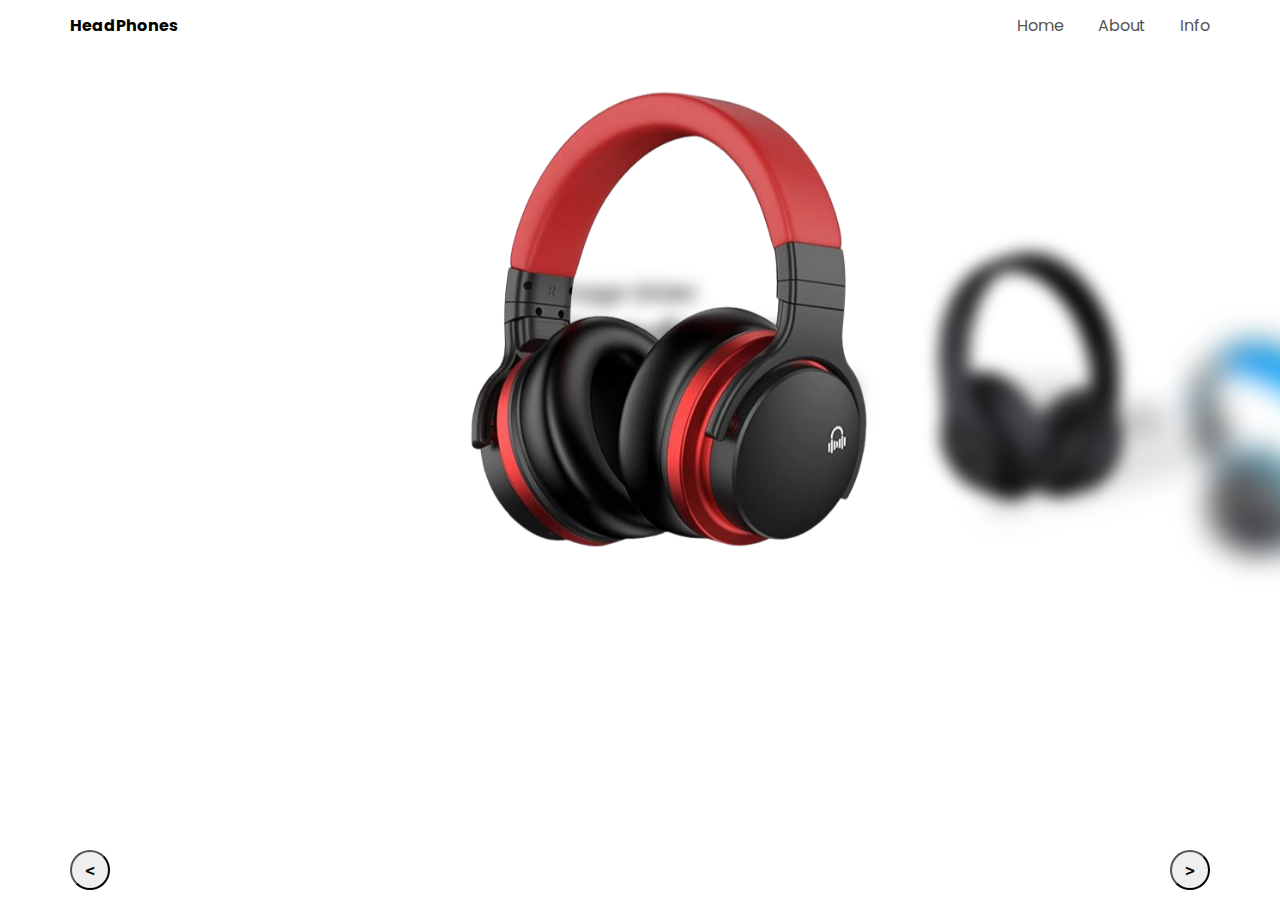
<file: Air Bud crousel/index.html>
<!DOCTYPE html>
<html lang="en">
<head>
    <meta charset="UTF-8">
    <meta name="viewport" content="width=device-width, initial-scale=1.0">
    <title>Document</title>
    <link rel="stylesheet" href="style.css ">
    
</head>
<body>
    <header>
        <div class="logo">
            HeadPhones</div>
            <nav>
                <a href="">Home</a>
                <a href="">About</a>
                <a href="">Info</a>
            </nav>
    </header>
    <div class="carousel">
        <div class="list">
            <div class="item">
                <img src="headphone-removebg-preview.png" alt="" >
                <div class="intro">
                    <div class="title">
                        Image Slider
                    </div>
                    <div class="topic">
                        Headphone
                    </div>
                    <div class="des">
                        Lorem ipsum dolor sit, amet consectetur adipisicing elit. Sed dolorum perferendis repudiandae ab atque nesciunt officia fugit numquam odio perspiciatis, illo illum omnis eum neque aspernatur fuga consequuntur commodi iusto.
                    </div>
                    <button id="seeMore">
                        See More
                    </button>
                </div>
                <div class="detail">
                    <div class="title">
                        Headphone
                    </div>
                    <div class="des">
                        Lorem ipsum dolor sit amet consectetur adipisicing elit. Autem tempora ipsum delectus aut provident debitis nemo perferendis cumque soluta! Ratione eum eius aut hic, voluptatum vitae recusandae excepturi dignissimos impedit!
                    </div>
                    <div class="specifications">
                        <div>
                            <p>Used Time</p>
                            <p>6 hours</p>
                        </div>
                        <div>
                            <p>Charging Port</p>
                            <p>Type-C</p>
                        </div>
                        <div>
                            <p>Compatible</p>
                            <p>Android</p>
                        </div>
                        <div>
                            <p>Bluetooth</p>
                            <p>5.3</p>
                        </div>
                        <div>
                            <p>Controlled</p>
                            <p>touch</p>
                        </div>
                    </div>
                    <div class="checkout">
                        <button>ADD TO CART</button>
                        <button>CHECKOUT</button>
                    </div>

                    
                </div>
            </div>
            <div class="item">
                <img src="headphone2-removebg-preview.png" alt="">
                <div class="intro">
                    <div class="title">
                        Image Slider
                    </div>
                    <div class="topic">
                        Headphone
                    </div>
                    <div class="des">
                        Lorem ipsum dolor sit, amet consectetur adipisicing elit. Sed dolorum perferendis repudiandae ab atque nesciunt officia fugit numquam odio perspiciatis, illo illum omnis eum neque aspernatur fuga consequuntur commodi iusto.
                    </div>
                    <button id="seeMore">
                        See more
                    </button>
                </div>
                <div class="detail">
                    <div class="title">
                        Headphone
                    </div>
                    <div class="des">
                        Lorem ipsum dolor sit amet consectetur adipisicing elit. Autem tempora ipsum delectus aut provident debitis nemo perferendis cumque soluta! Ratione eum eius aut hic, voluptatum vitae recusandae excepturi dignissimos impedit!
                    </div>
                    <div class="specifications">
                        <div>
                            <p>Used Time</p>
                            <p>6 hours</p>
                        </div>
                        <div>
                            <p>Charging Port</p>
                            <p>Type-C</p>
                        </div>
                        <div>
                            <p>Compatible</p>
                            <p>Android</p>
                        </div>
                        <div>
                            <p>Bluetooth</p>
                            <p>5.3</p>
                        </div>
                        <div>
                            <p>Controlled</p>
                            <p>touch</p>
                        </div>
                    </div>
                    <div class="checkout">
                        <button>ADD TO CART</button>
                        <button>CHECKOUT</button>
                    </div>

                    
                </div>
            </div>
            <div class="item">
                <img src="headphone3-removebg-preview.png" alt="">
                <div class="intro">
                    <div class="title">
                       Image Slider
                    </div>
                    <div class="topic">
                        Headphone
                    </div>
                    <div class="des">
                        Lorem ipsum dolor sit, amet consectetur adipisicing elit. Sed dolorum perferendis repudiandae ab atque nesciunt officia fugit numquam odio perspiciatis, illo illum omnis eum neque aspernatur fuga consequuntur commodi iusto.
                    </div>
                    <button id="seeMore">
                        See more
                    </button>
                </div>
                <div class="detail">
                    <div class="title">
                        Headphone
                    </div>
                    <div class="des">
                        Lorem ipsum dolor sit amet consectetur adipisicing elit. Autem tempora ipsum delectus aut provident debitis nemo perferendis cumque soluta! Ratione eum eius aut hic, voluptatum vitae recusandae excepturi dignissimos impedit!
                    </div>
                    <div class="specifications">
                        <div>
                            <p>Used Time</p>
                            <p>6 hours</p>
                        </div>
                        <div>
                            <p>Charging Port</p>
                            <p>Type-C</p>
                        </div>
                        <div>
                            <p>Compatible</p>
                            <p>Android</p>
                        </div>
                        <div>
                            <p>Bluetooth</p>
                            <p>5.3</p>
                        </div>
                        <div>
                            <p>Controlled</p>
                            <p>touch</p>
                        </div>
                    </div>
                    <div class="checkout">
                        <button>ADD TO CART</button>
                        <button>CHECKOUT</button>
                    </div>

                    
                </div>
            </div>
            <div class="item">
                <img src="headphone4-removebg-preview.png" alt="">
                <div class="intro">
                    <div class="title">
                       Image Slider
                    </div>
                    <div class="topic">
                        Headphone
                    </div>
                    <div class="des">
                        Lorem ipsum dolor sit, amet consectetur adipisicing elit. Sed dolorum perferendis repudiandae ab atque nesciunt officia fugit numquam odio perspiciatis, illo illum omnis eum neque aspernatur fuga consequuntur commodi iusto.
                    </div>
                    <button id="seeMore">
                        See more
                    </button>
                </div>
                <div class="detail">
                    <div class="title">
                        Headphone
                    </div>
                    <div class="des">
                        Lorem ipsum dolor sit amet consectetur adipisicing elit. Autem tempora ipsum delectus aut provident debitis nemo perferendis cumque soluta! Ratione eum eius aut hic, voluptatum vitae recusandae excepturi dignissimos impedit!
                    </div>
                    <div class="specifications">
                        <div>
                            <p>Used Time</p>
                            <p>6 hours</p>
                        </div>
                        <div>
                            <p>Charging Port</p>
                            <p>Type-C</p>
                        </div>
                        <div>
                            <p>Compatible</p>
                            <p>Android</p>
                        </div>
                        <div>
                            <p>Bluetooth</p>
                            <p>5.3</p>
                        </div>
                        <div>
                            <p>Controlled</p>
                            <p>touch</p>
                        </div>
                    </div>
                    <div class="checkout">
                        <button>ADD TO CART</button>
                        <button>CHECKOUT</button>
                    </div>

                    
                </div>
            </div>
            <div class="item">
                <img src="headphone5-removebg-preview.png" alt="">
                <div class="intro">
                    <div class="title">
                        Design Slider
                    </div>
                    <div class="topic">
                        Headphone
                    </div>
                    <div class="des">
                        Lorem ipsum dolor sit, amet consectetur adipisicing elit. Sed dolorum perferendis repudiandae ab atque nesciunt officia fugit numquam odio perspiciatis, illo illum omnis eum neque aspernatur fuga consequuntur commodi iusto.
                    </div>
                    <button id="seeMore">
                        See more
                    </button>
                </div>
                <div class="detail">
                    <div class="title">
                        Headphone
                    </div>
                    <div class="des">
                        Lorem ipsum dolor sit amet consectetur adipisicing elit. Autem tempora ipsum delectus aut provident debitis nemo perferendis cumque soluta! Ratione eum eius aut hic, voluptatum vitae recusandae excepturi dignissimos impedit!
                    </div>
                    <div class="specifications">
                        <div>
                            <p>Used Time</p>
                            <p>6 hours</p>
                        </div>
                        <div>
                            <p>Charging Port</p>
                            <p>Type-C</p>
                        </div>
                        <div>
                            <p>Compatible</p>
                            <p>Android</p>
                        </div>
                        <div>
                            <p>Bluetooth</p>
                            <p>5.3</p>
                        </div>
                        <div>
                            <p>Controlled</p>
                            <p>touch</p>
                        </div>
                    </div>
                    <div class="checkout">
                        <button>ADD TO CART</button>
                        <button>CHECKOUT</button>
                    </div>

                    
                </div>
            </div>
            
            

                    
                </div>
            </div>
            <div class="arrows">
            <button id="prev"><</button>
            <button id="back">
                Go Back &#8599
            </button>
            <button id="next">></button>
        </div>
        
<script src="script.js"></script>
</body>
</html>
</file>
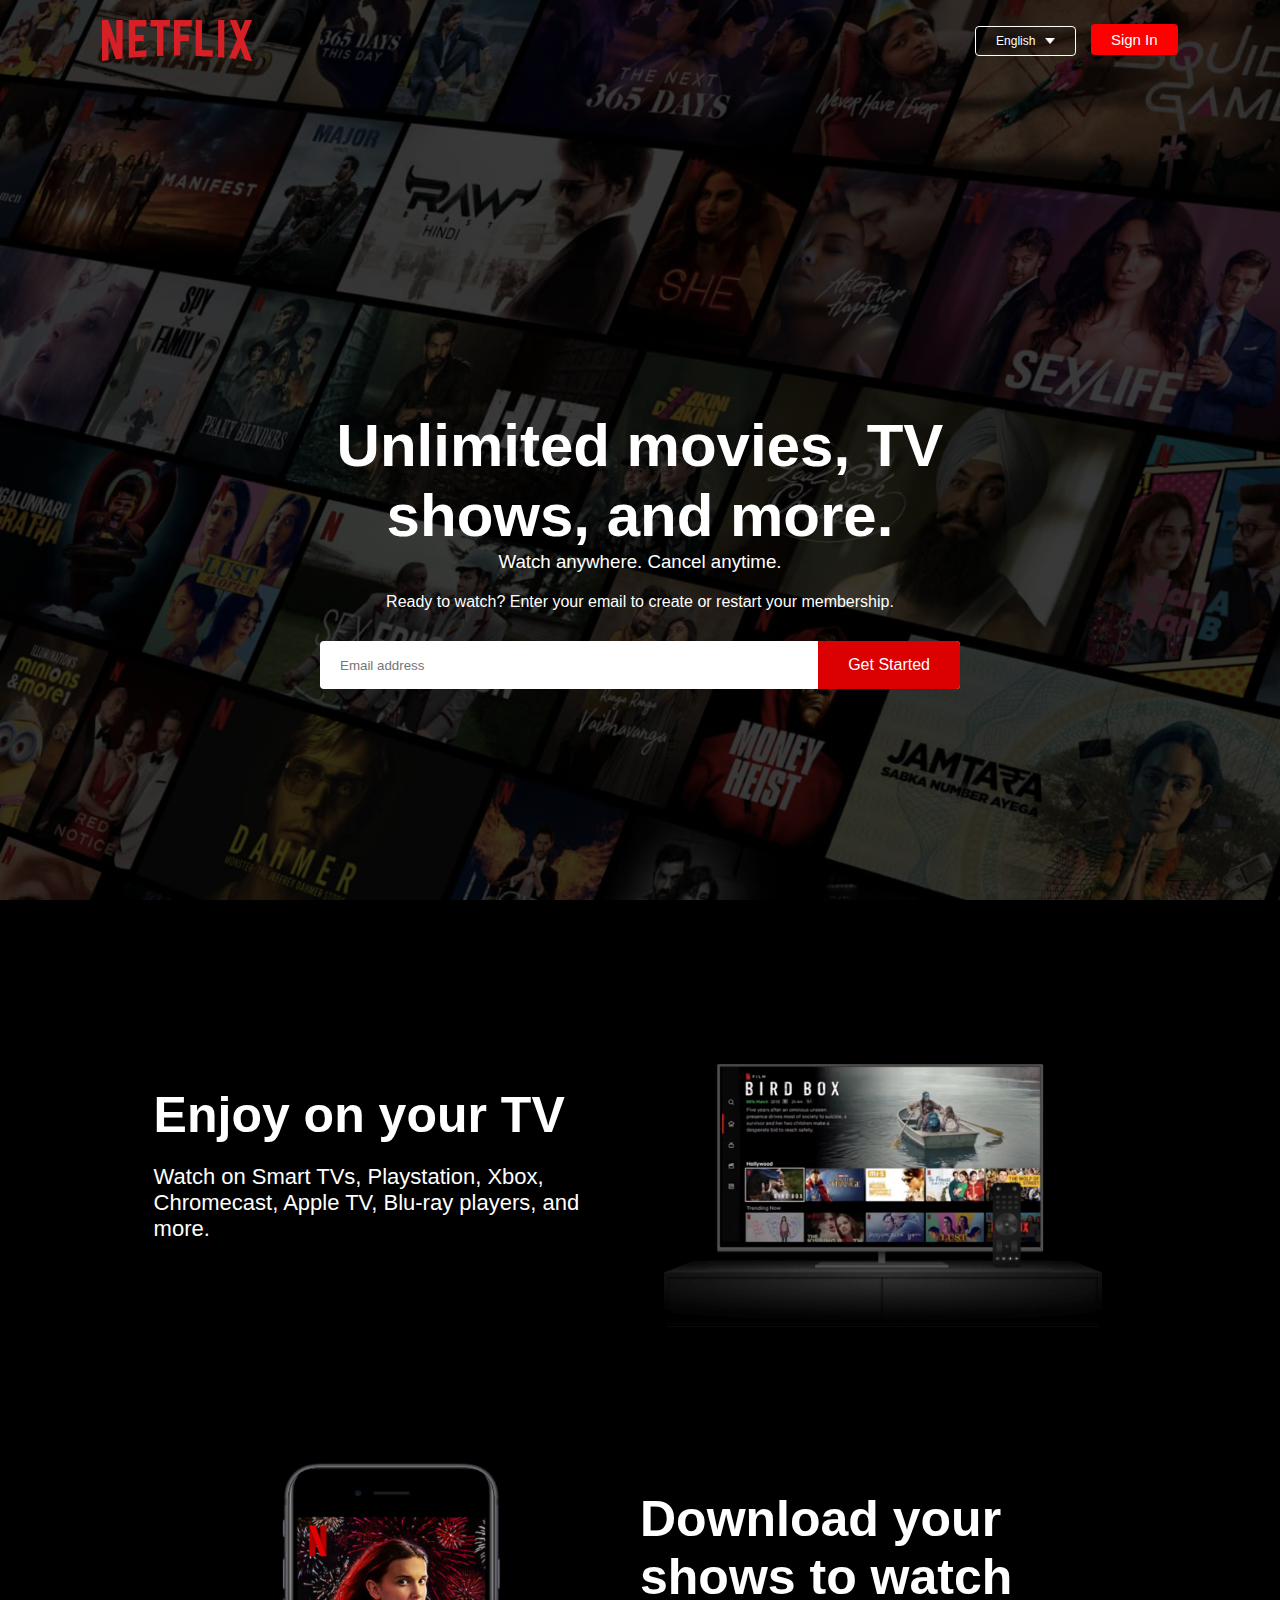
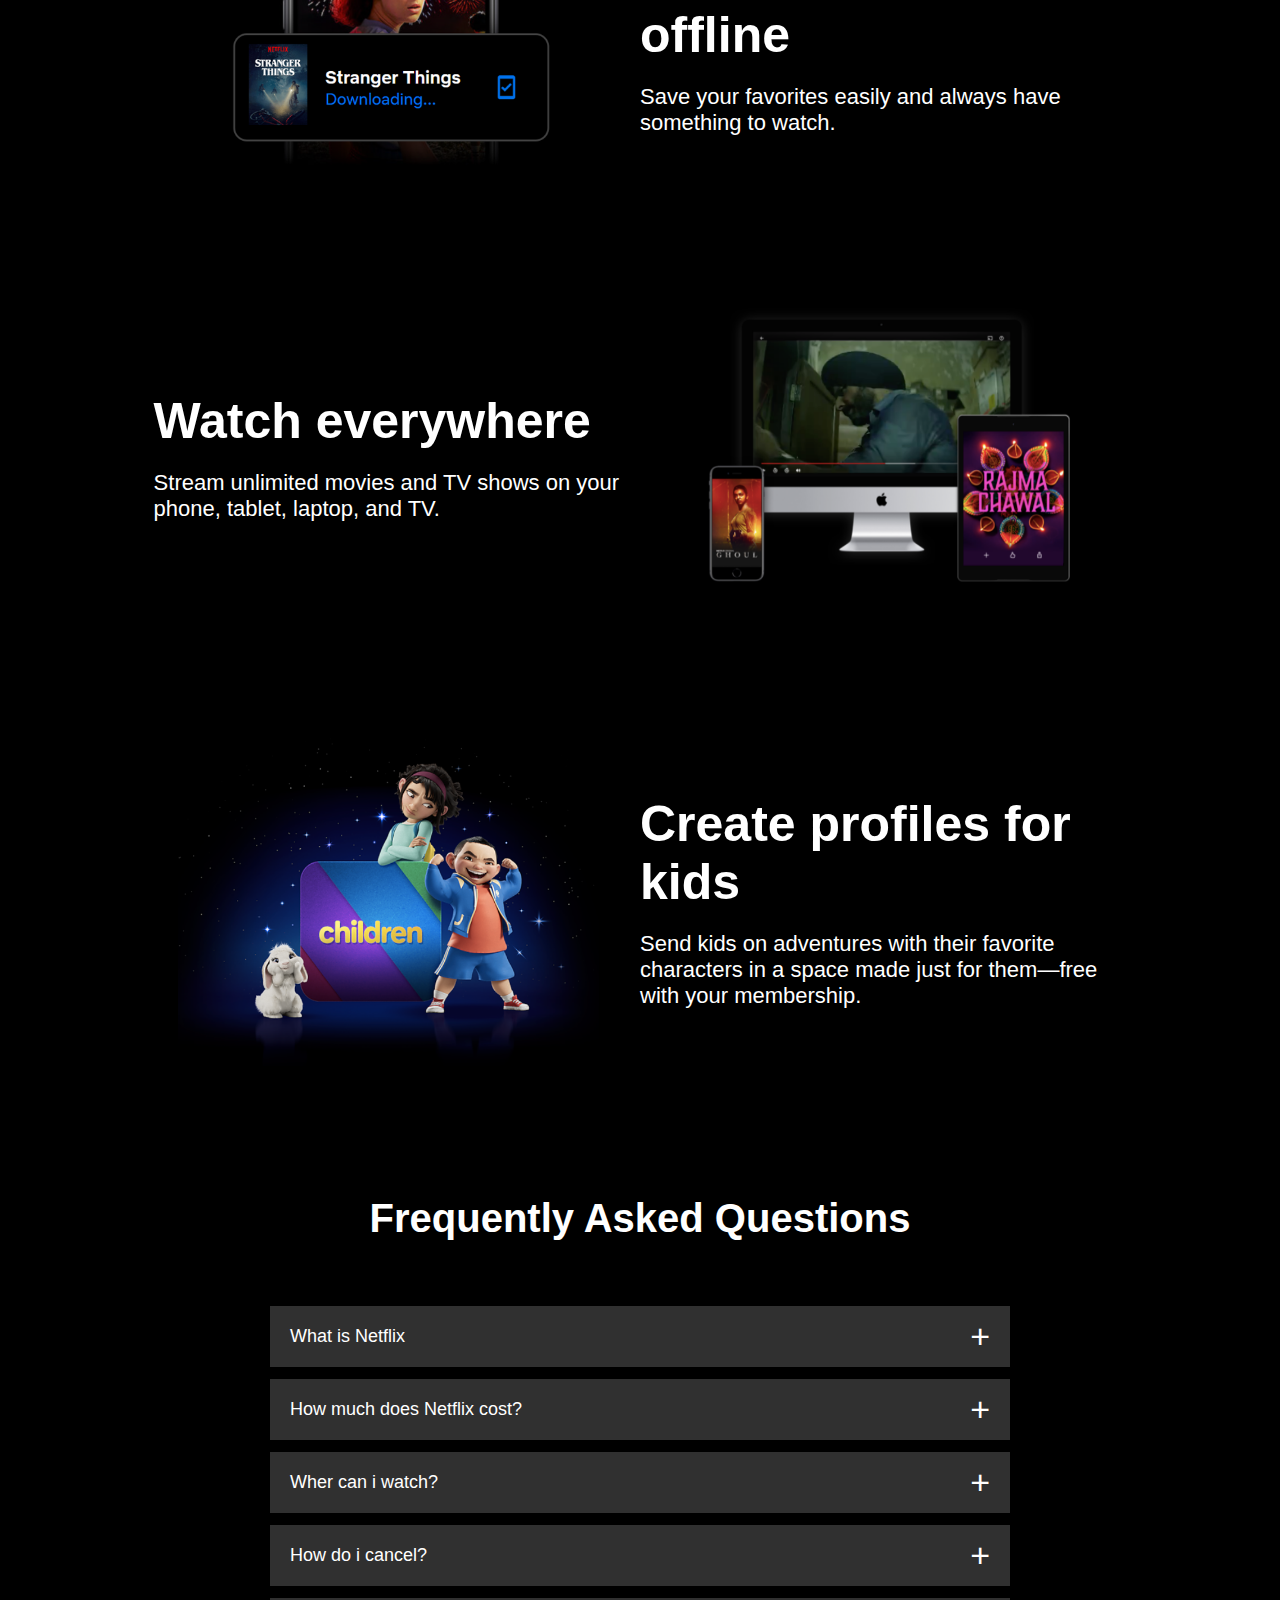
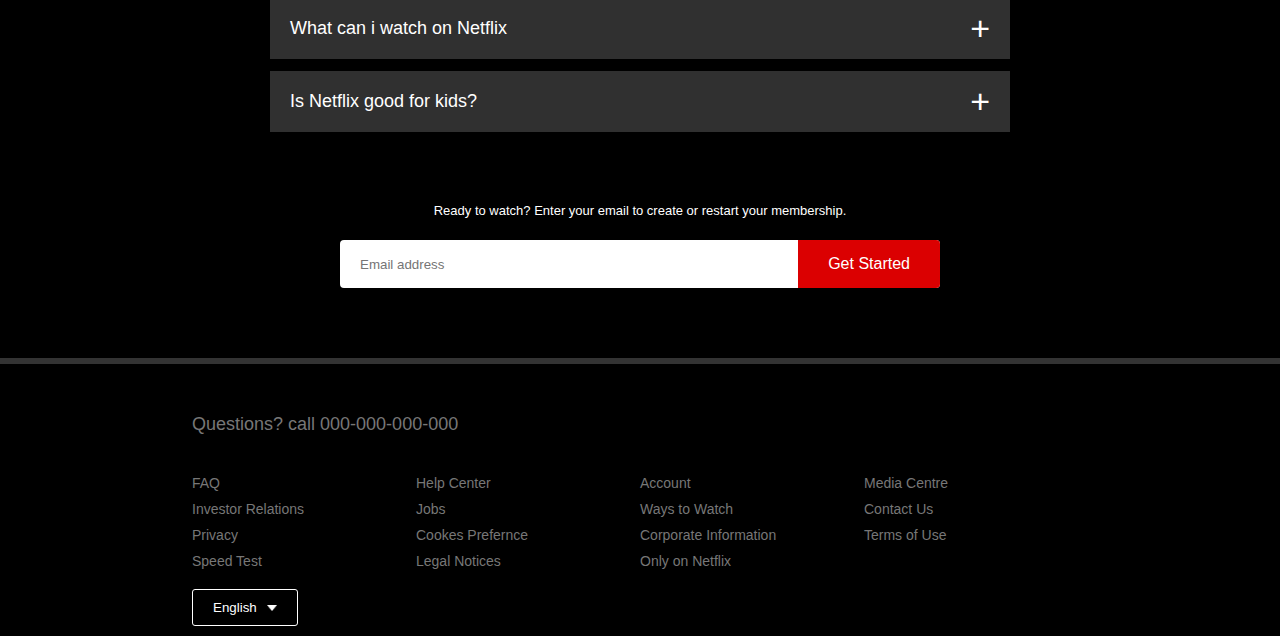
<file: Netfilx Clone/index.html>
<!DOCTYPE html>
<html lang="en">
<head>
    <meta charset="UTF-8">
    <meta name="viewport" content="width=device-width, initial-scale=1.0">
    <title>Netflix</title>
    <link rel="stylesheet" href="index.css">
    
</head>
<body>
    <div class="header">
        <nav><img src="netflix-img/images/logo.png" alt="" class="logo">
            <div>
<button class="language-btn">English <img src="netflix-img/images/down-icon.png" alt=""></button>
<button style="text-decoration: none; color: white; font-size: 15px; font-weight: 350;"> Sign In</a></button>

            </div>
        </nav>
        <div class="header-content">
            <h1>
                Unlimited movies, TV shows, and more.</h1>
                <h3>Watch anywhere. Cancel anytime.</h3>
                <p>Ready to watch? Enter your email to create or restart your membership.</p>
                <form action="" class="email-signup">
                 <input type="email" placeholder="Email address" required> 
                   <button>Get Started</button>
                </form>

        </div>
    </div>


    <div class="features">
        <div class="row">
            <div class="text-col">
                <h2>Enjoy on your TV</h2>
                <p>Watch on Smart TVs, Playstation, Xbox, Chromecast, Apple TV, Blu-ray players, and more.</p>
            </div>
            <div class="img-col">
                <img src="netflix-img/images/feature-1.png" alt="">
            </div>
        </div>
        <div class="row">
            <div class="img-col">
                <img src="netflix-img/images/feature-2.png" alt="">
            </div>
            <div class="text-col">
                <h2>Download your shows to watch offline</h2>
                <p>Save your favorites easily and always have something to watch.

                </p>
            </div>
            
        </div>
        <div class="row">
            <div class="text-col">
                <h2>Watch everywhere</h2>
                <p>Stream unlimited movies and TV shows on your phone, tablet, laptop, and TV.</p>
            </div>
            <div class="img-col">
                <img src="netflix-img/images/feature-3.png" alt="">
            </div>
        </div>
        <div class="row">
            <div class="img-col">
                <img src="netflix-img/images/feature-4.png" alt="">
            </div>
            <div class="text-col">
                <h2>Create profiles for kids</h2>
                <p>Send kids on adventures with their favorite characters in a space made just for them—free with your membership.</p>
            </div>
           
        </div>
    </div>

    <div class="faq">
        <h2>Frequently Asked Questions</h2>
        <ul class="accordian">
            <li>
                <input type="radio" name="accordian" id="first">
                <label for="first">What is Netflix</label>
                <div class="content">
                    <p>Lorem ipsum, dolor sit amet consectetur adipisicing elit. Voluptates magni ea aliquam. Aperiam maxime, laudantium unde atque quia et doloremque odio odit dicta, quos distinctio, doloribus quae obcaecati minima veniam?</p>




                </div>
            </li>
            <li>
                <input type="radio" name="accordian" id="Second">
                <label for="Second">How much does Netflix cost?</label>
                <div class="content">
                    <p>Lorem ipsum, dolor sit amet consectetur adipisicing elit. Voluptates magni ea aliquam. Aperiam maxime, laudantium unde atque quia et doloremque odio odit dicta, quos distinctio, doloribus quae obcaecati minima veniam?</p>




                </div>
            </li>
            <li>
                <input type="radio" name="accordian" id="Third">
                <label for="Third">Wher can i watch?</label>
                <div class="content">
                    <p>Lorem ipsum, dolor sit amet consectetur adipisicing elit. Voluptates magni ea aliquam. Aperiam maxime, laudantium unde atque quia et doloremque odio odit dicta, quos distinctio, doloribus quae obcaecati minima veniam?</p>




                </div>
            </li>
            <li>
                <input type="radio" name="accordian" id="Fourth">
                <label for="Fourth">How do i cancel?</label>
                <div class="content">
                    <p>Lorem ipsum, dolor sit amet consectetur adipisicing elit. Voluptates magni ea aliquam. Aperiam maxime, laudantium unde atque quia et doloremque odio odit dicta, quos distinctio, doloribus quae obcaecati minima veniam?</p>




                </div>
            </li>
            <li>
                <input type="radio" name="accordian" id="fifth">
                <label for="fifth">What can i watch on Netflix</label>
                <div class="content">
                    <p>Lorem ipsum, dolor sit amet consectetur adipisicing elit. Voluptates magni ea aliquam. Aperiam maxime, laudantium unde atque quia et doloremque odio odit dicta, quos distinctio, doloribus quae obcaecati minima veniam?</p>




                </div>
            </li>
            <li>
                <input type="radio" name="accordian" id="sixth">
                <label for="sixth">Is Netflix good for kids?</label>
                <div class="content">
                    <p>Lorem ipsum, dolor sit amet consectetur adipisicing elit. Voluptates magni ea aliquam. Aperiam maxime, laudantium unde atque quia et doloremque odio odit dicta, quos distinctio, doloribus quae obcaecati minima veniam?</p>




                </div>
            </li>
        </ul>

        <small>
            Ready to watch? Enter your email to create or restart your membership.
        </small>
        <form action="" class="email-signup">
            <input type="email" placeholder="Email address" required> 
              <button>Get Started</button>
           </form>

    </div>

    <div class="footer">
        <h2>
            Questions? call 000-000-000-000
        </h2>
        <div class="row">
            <div class="col">
                <a href="#">FAQ</a>
                <a href="#">Investor Relations</a>
                <a href="#">Privacy</a>
                <a href="#">Speed Test</a>
            </div>
            <div class="col">
                <a href="#">Help Center</a>
                <a href="#">Jobs</a>
                <a href="#">Cookes Prefernce</a>
                <a href="#">Legal Notices</a>
            </div>
            <div class="col">
                <a href="#">Account</a>
                <a href="#">Ways to Watch</a>
                <a href="#">Corporate Information</a>
                <a href="#">Only on Netflix</a>
            </div>
            <div class="col">
                <a href="#">Media Centre</a>
                <a href="#">Contact Us</a>
                <a href="#">Terms of Use</a>
                
            </div>
            
        </div>
        <button class="language-btn" style="color: white;">English <img src="netflix-img/images/down-icon.png" alt="" ></button>
    </div>

   
   
</body>
</html>
</file>
<file: Air Bud crousel/style.css>
@import url('https://fonts.googleapis.com/css2?family=Poppins:ital,wght@0,100;0,200;0,300;0,400;0,500;0,600;0,700;0,800;0,900;1,100;1,200;1,300;1,400;1,500;1,600;1,700;1,800;1,900&display=swap');
body{
    font-family:poppins ;
    margin: 0;
}
:root{
    --item1-transform: translate(-100%, -5%) scale(1.5);
    --item1-filter: blur(30px);
    --item1-zIndex:11;
    --item1-opacity:0;

    --item2-transform: translate(0, 0);
    --item2-filter: blur(0);
    --item2-zIndex: 10;
    --item2-opacity: 1;

    --item3-transform: translate(50%, 10%) scale(0.8);
    --item3-filter: blur(10px);
    --item3-zIndex:9;
    --item3-opacity:1;

    --item4-transform: translate(90%, 20%) scale(0.5);
    --item4-filter: blur(30px);
    --item4-zIndex:8;
    --item4-opacity:1;
    
    --item5-transform: translate(120%, 30%) scale(0.3);
    --item5-filter: blur(40px);
    --item5-zIndex:7;
    --item5-opacity:0;
}
a{
    text-decoration: none;
    color: #555;
}
header{
    width: 1140px;
    max-width: 90%;
    margin: auto;
    height: 50px;
    display: flex;
    justify-content: space-between;
    align-items: center;
}
header .logo{
    font-weight: bold;
}
header nav a{
    margin-left: 30px;
}

/* carousel*/
.carousel{
    margin-top: -50px;
    height: 800px;
    overflow: hidden;
    position: relative;
}
.carousel .list{
    position: absolute;
    top: 0;
    left: 0;
    width: 1140px;
    max-width: 90%;
    left: 50%;
    transform: translate(-50%);
    height: 80%;
}
.carousel .list .item{
    position: absolute;
    left: 0;
    top: 0;
    width: 70%;
    height: 100%;
    font-size: 15px;
}
.carousel .list .item img{
    width: 50%;
    position: absolute;
    right: 0;
    top: 50%;
    transform: translateY(-50%);
}
.carousel .list .item .detail{
    opacity: 0;
    pointer-events: none;
}
.carousel .list .item .intro{
    position: absolute;
    top: 50%;
    transform: translateY(-50%);
    width:400px ;
}
.carousel .list .item:nth-child(2) .intro{
    opacity: 1;
    pointer-events: auto;
    transition: opacity 0.5s;
}
.carousel .list .item:nth-child(n + 6){
    opacity: 0;
    pointer-events: none;

}
.carousel .list .item:nth-child(2){
    transform: var(--item2-transform);
    filter: var(--item2-filter);
    z-index: var(--item2-zIndex);
    opacity: var(--item2-opacity);
}
.carousel .list .item:nth-child(1){
    transform: var(--item1-transform);
    filter: var(--item1-filter);
    z-index: var(--item1-zIndex);
    opacity: var(--item1-opacity);
    pointer-events: none;
}
.carousel .list .item:nth-child(3){
    transform: var(--item3-transform);
    filter: var(--item3-filter);
    z-index: var(--item3-zIndex);
    opacity:var(--item3-opacity) ;
}
.carousel .list .item:nth-child(4){
    transform: var(--item4-transform);
    filter: var(--item4-filter);
    opacity:var(--item4-opacity) ;
    z-index:var(--item4-zIndex);
    pointer-events: none;
}
.carousel .list .item:nth-child(5){
  transform: var(--item5-transform); 
  filter: var(--item5-filter);
  opacity: var(--item5-opacity);
  z-index: var(--item5-zIndex);
  pointer-events: none; 
}
/* arrow */

.arrows{
    position: absolute;
    bottom: 10px;
    width: 1140px;
    max-width: 90%;
    left: 50%;
    transform: translateX(-50%);
    display: flex;
    justify-content: space-between;
    align-items: center;
}
.arrows #next,
.arrows #prev{
    width: 40px;
    height: 40px;
    border-radius: 50%;
    font-family: monospace;
    font-size: large;
    font-weight: bold;
    border-radius: 1px solid #555;
}
.arrows #back{
    font-family: Poppins;
    font-weight: 500;
    border: none;
    border-bottom: 1px solid #555;
    letter-spacing: 3px;
    background-color: transparent;
    opacity: 0;
    pointer-events: none;
}
.carousel .list .intro .title{
    font-size: 2em;
    line-height:0.8em ;
}
.carousel .list .item .intro .topic{
    font-size: 4em;
    font-weight: 500;
}
.carousel .list .intro .intro .des{
  font-size: small;
}
.carousel .list .item .intro .seeMore{
    background: transparent;
    border: none;
    border-bottom: 1px solid #555;
    font-family: poppins;
    font-weight: bold;
    margin-top: 1.2em;
    padding: 5px 0;
}
.carousel .list .item:nth-child(2) .intro .title,
.carousel .list .item:nth-child(2) .intro .topic,
.carousel .list .item:nth-child(2) .intro .des,
.carousel .list .item:nth-child(2) .intro ,.seeMore{
    opacity: 0;
    animation: showContent 0.5s 0.7s ease-in-out forwards;
}
@keyframes showContent{
    from{
        transform: translateY(50px);
        filter: blur(30px);
    }to{
        transform: translateY(0);
        opacity: 1;
        filter: blur(0);
    }
}
.carousel .list .item:nth-child(2) .intro .des{
    animation-delay:0.9s ;
}
.carousel .list .item:nth-child(2) .intro .des{
    animation-delay:1.1s ;
}
.carousel .list .item:nth-child(2) .intro .seeMore{
    animation: delay 1.3s; ;
}


.carousel .next .list .item:nth-child(1){
    animation: positionItem2 0.5s ease-in-out 1 forwards;
}
@keyframes positionItem2{
    from{
        transform: var(--item2-transform);
        filter: var(--item2-filter);
        z-index: var(--item2-zIndex);
        opacity: var(--item2-opacity); 
    }
}
.carousel .next .list .item:nth-child(2){
    animation: positionItem3 0.7s ease-in-out forwards;
}
@keyframes positionItem3{
    from{
        transform: var(--item3-transform);
        filter: var(--item3-filter);
        z-index: var(--item3-zIndex);
        opacity: var(--item3-opacity);
       
    }
}
.carousel .next .list .item:nth-child(3){
animation: positionItem4 0.9s ease-in-out 1 forwards;
}
@keyframes positionItem4{
    from{
        transform: var(--item4-transform);
        filter: var(--item4-filter);
        z-index: var(--item4-zIndex);
        opacity: var(--item4-opacity);
        pointer-events: none; 
    }
}
.carousel .next .list .item:nth-child(4){
    animation: positionItem5 1.1s ease-in-out 1 forwards;
}
@keyframes positionItem5{
    from{
        transform: var(--item5-transform); 
        filter: var(--item5-filter);
        opacity: var(--item5-opacity);
        z-index: var(--item5-zIndex);
         
    }
}
</file>
<file: Netfilx Clone/index.css>
*{
    margin: 0;
    padding: 0;
    font-family: 'Segoe UI', Tahoma, Geneva, Verdana, sans-serif;
    box-sizing: border-box;
}
body{
    background: #000;
   color: white;
}
.header{
    width: 100%;
    height: 100vh;
    background-image: linear-gradient(rgba(0,0,0,0.7),rgba(0,0,0,0.7)),url(netflix-img/images/header-image.png);
    background-size: cover;
    background-position: center;
    padding: 10px 8%;
    position: relative;
}
nav{
    display: flex;
    align-items: center;
    justify-content: space-between;
    padding: 10px 0;
}
.logo{
    width:150px;
    cursor: pointer;
}
nav button{
    border: 0;
    outline: 0;
    background:red ;
    color: white;
    padding: 7px 20px;
    font-size: 12px;
    border-radius: 4px;
    margin-left: 10px;
    cursor: pointer;
}
.language-btn{
display: inline-flex;
align-items: center;
background: transparent;
border: 1px solid white;
padding: 7px 10;
}
.language-btn img{
    width: 10px;
    margin-left: 10px;
}
.header-content{
    position: absolute;
    top: 50%;
    left: 50%;
    transform: translate(-50%,-50%);
    text-align: center;
    margin-top: 100px;
}
.header-content h1{
    font-size: 60px;
    line-height: 70px;
    font-weight: 600;
    max-width: 650px;
}
.header-content h3{
    font-weight:400 ;
    margin-bottom: 20px;
}
.email-signup{
  background: white;
  border-radius: 4px;
  display: flex;
  align-items: center;
  margin-top: 30px;
  overflow: hidden;
}
.email-signup input{
    flex: 1;
    border: 0;
    outline: 0;
    margin-left: 20px;
}
.email-signup button{
    background:#db0001;
    border: 0;
    outline: 0;
    color: white;
    font-size: 16px;
    cursor: pointer;
    padding: 15px 30px ;
}



.features{
    padding: 50px 12%;
    font-size: 22px;
}
.row
{
    display: flex;
    width: 100%;
    align-items: center;
    flex-wrap: wrap;
    padding: 50px 0;
}
.text-col{
    flex-basis: 50%;
    margin-bottom: 20px;

}
.img-col{
    flex-basis: 50%;
    margin-bottom: 20px;
}
.img-col img{
    display: block;
    width: 90%;
    margin: auto;
}
.features h2{
    font-size: 50px;
    font-weight:600 ;
    margin-bottom: 20px;
}
.faq{
    padding: 10px 12%;
    text-align: center;
    font-size: 18px;
}
.faq h2{
    font: weight 500;
    font-size: 40px;
}
.accordian{
    margin: 60px auto;
    width: 100%;
    max-width: 750px;
}
.accordian li{
    list-style: none;
    width: 100%;
    padding: 5px;
}
.accordian li label{
    display: flex;
    align-items: center;
    padding: 20px;
    font-size: 18px;
    font-size: 18px;
    font-weight: 500;
    background: #303030;
    margin-bottom: 2px;
    cursor: pointer;
    position: relative;
}
label::after{
    content: '+';
    font-size: 34px;
    position: absolute;
    right:20px ;
    transition: transform 0.5s;
}
input[ type="radio"]{
    display: none;
}
.accordian .content{
    background: #303030;
    text-align: left;
    padding: 0 20px;
    max-height:0 ;
    overflow: hidden;
    transition: max-height 0.5s, padding 0.5s;
}
.accordian input[type="radio"]:checked + label + .content{
    max-height: 600px;
    padding: 30px 20;
}
.accordian input[type="radio"]:checked + label::after{
    transform: rotate(135deg);
}
.faq .email-signup{
    max-width: 600px;
    margin: 20px auto 60px;
}
.faq small{
    font-size: 13px;
}
.footer{
    padding: 50px 15% 10px;
    border-top:6px solid #333 ;
    color:#777 ;
}
.footer h2{
    font-size: 18px;
    font-weight: 400;
    margin-bottom: 30px;
}
.footer .col{
flex-basis: 25%;
flex-grow: 1;
margin: bottom 20px; 
}
.footer .col a{
    display: block;
    text-decoration: none;
    color: #777;
    font-size: 14px;
    margin-bottom: 10px;
}
.footer .row{
    align-items: flex-start;
    padding: 10px 0;
}
.footer .language-btn{
    padding: 10px 20px;
    border-radius: 3px;
}
</file>
